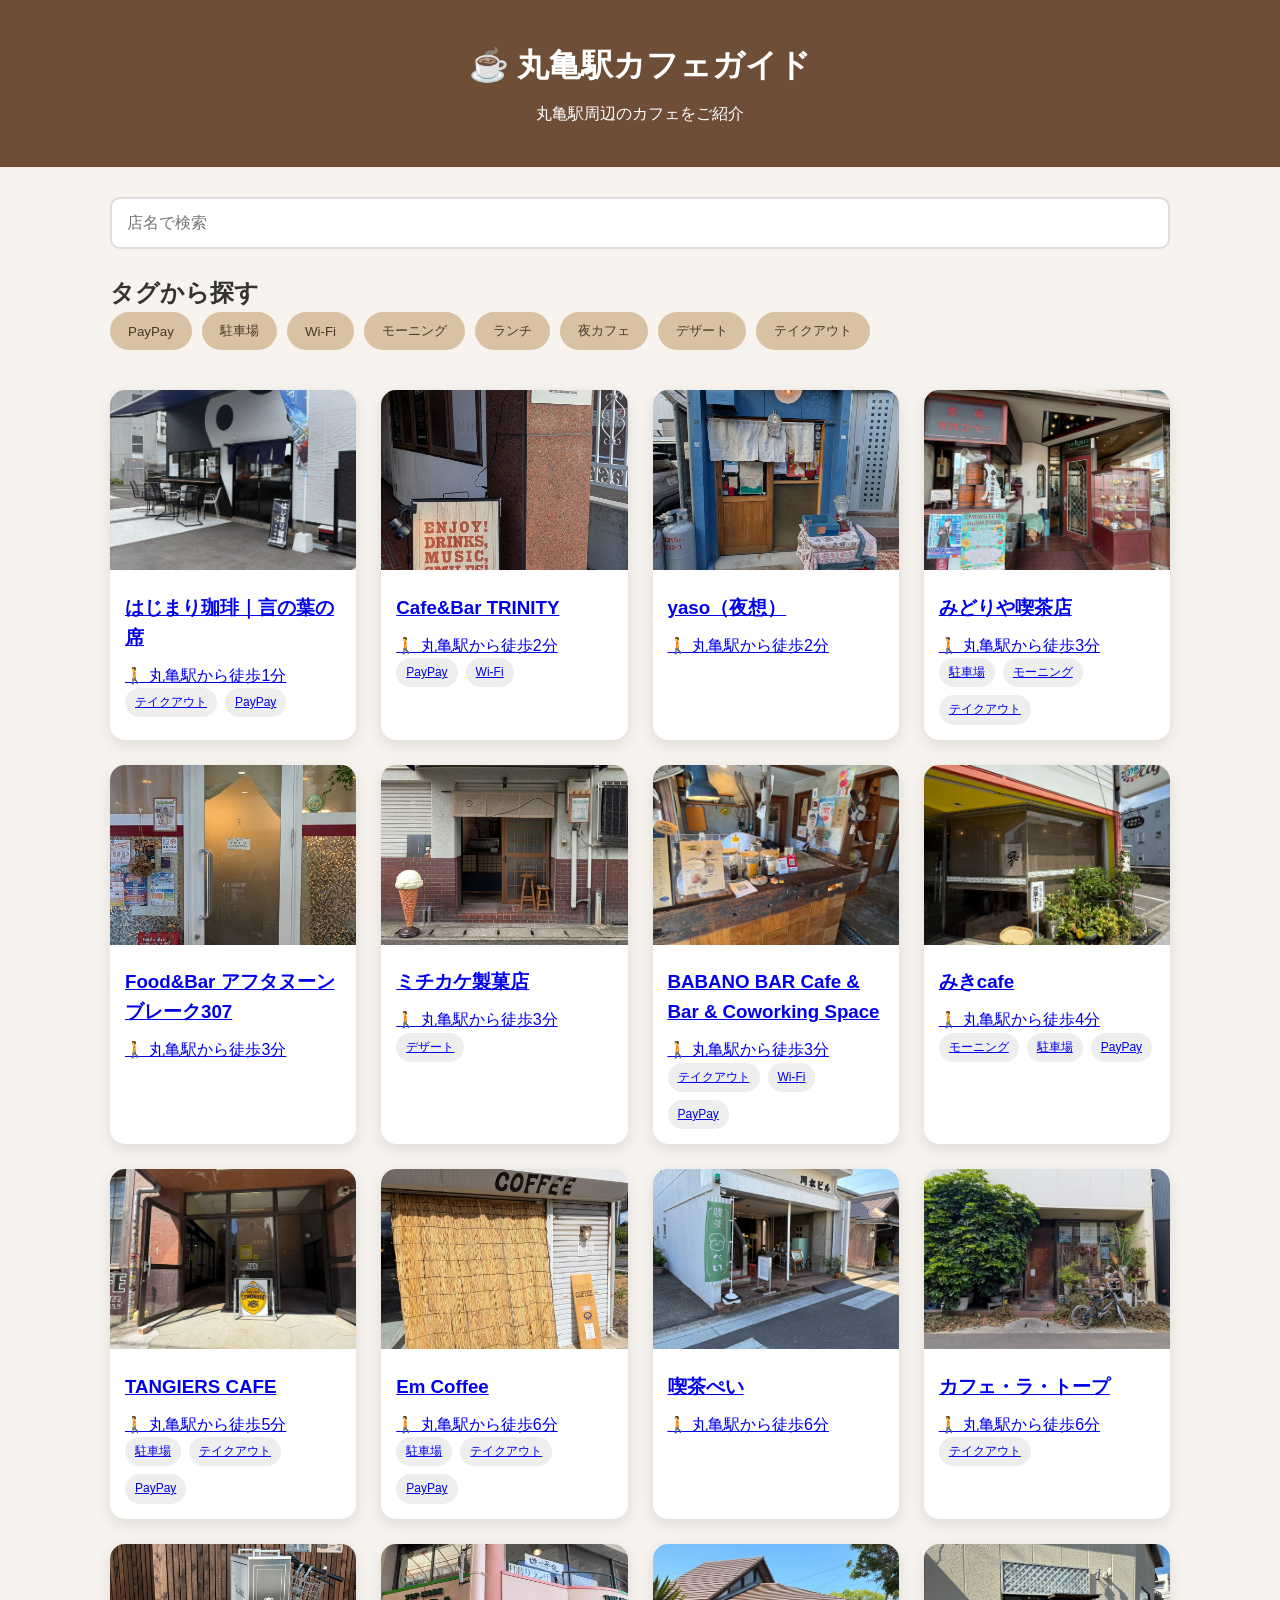
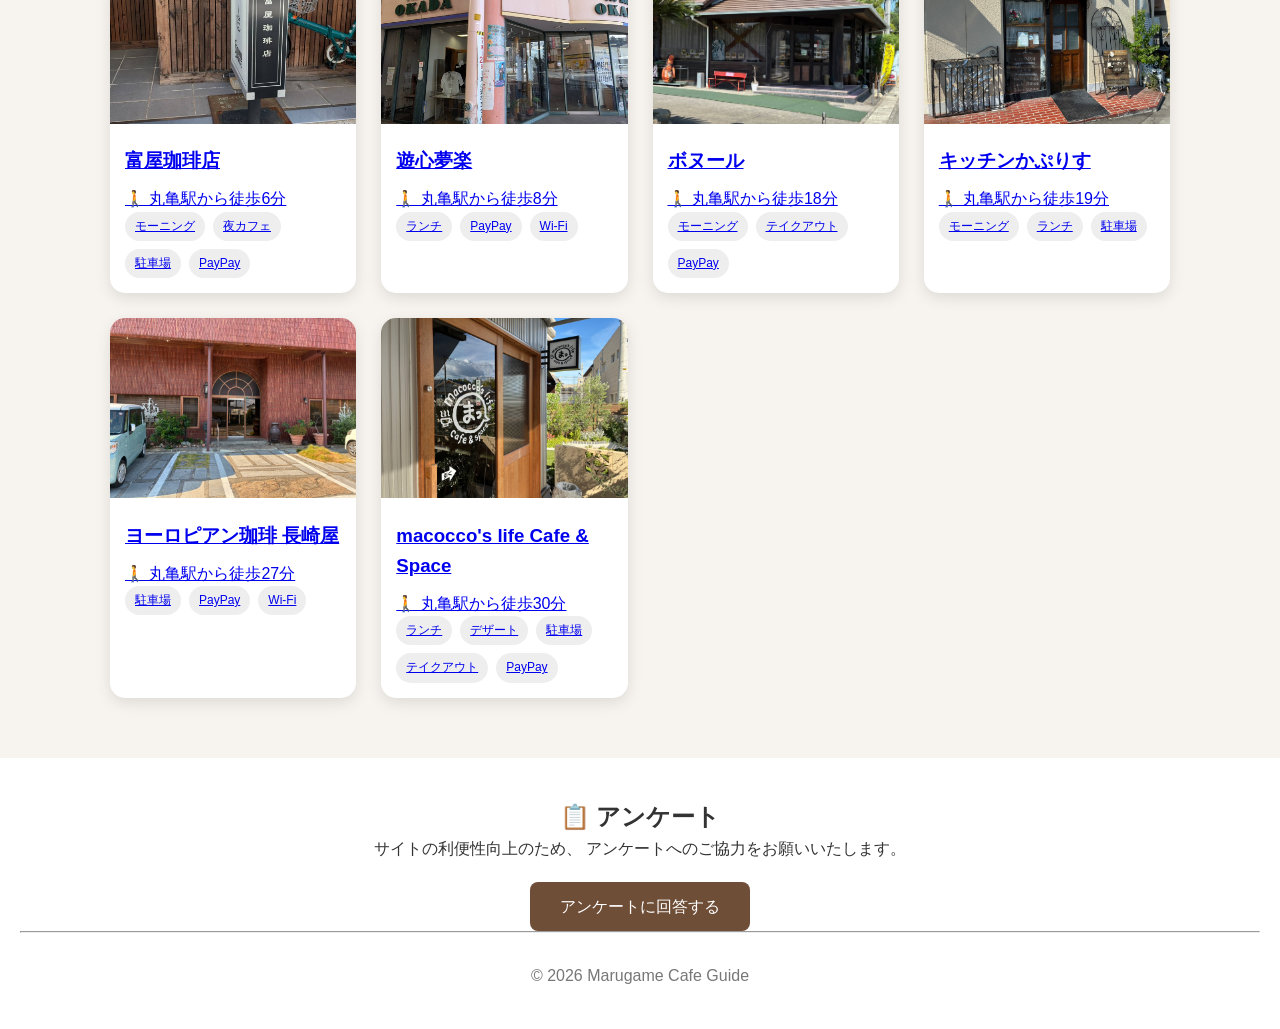
<file: index.html>
<!DOCTYPE html>
<html lang="ja">
<head>
    <meta charset="UTF-8">
    <meta name="viewport" content="width=device-width, initial-scale=1.0">
    <title>丸亀駅カフェガイド</title>

    <link rel="stylesheet" href="style.css">
</head>

<body>

<header class="hero">
    <h1>☕ 丸亀駅カフェガイド</h1>
    <p>丸亀駅周辺のカフェをご紹介</p>
</header>

<section class="search-area">

    <input
        type="text"
        id="searchInput"
        placeholder="店名で検索">

    <h2>タグから探す</h2>

    <div class="tag-area">

      
    <button class="tag">PayPay</button>
    <button class="tag">駐車場</button>
    <button class="tag">Wi-Fi</button>
    <button class="tag">モーニング</button>
    <button class="tag">ランチ</button>
    <button class="tag">夜カフェ</button>
    <button class="tag">デザート</button>
    <button class="tag">テイクアウト</button>

</div>

    </div>

</section>

<main>

<section id="cafeList" class="cafe-grid">

<!-- カフェカードをscript.jsで表示 -->

</section>

</main>

<footer>

<section class="survey">

<h2>📋 アンケート</h2>

<p>
サイトの利便性向上のため、
アンケートへのご協力をお願いいたします。
</p>

<a
    href="https://docs.google.com/forms/d/e/1FAIpQLSeXLhIgBEyisUVIdjHvfg4gjZunqNRP4gAxarr1BblFy-8raQ/viewform"
    target="_blank"
    class="survey-button">
    アンケートに回答する

</a>

</section>

<hr>

<p class="copyright">
© 2026 Marugame Cafe Guide
</p>

</footer>

<script src="script.js"></script>

</body>
</html>
</file>
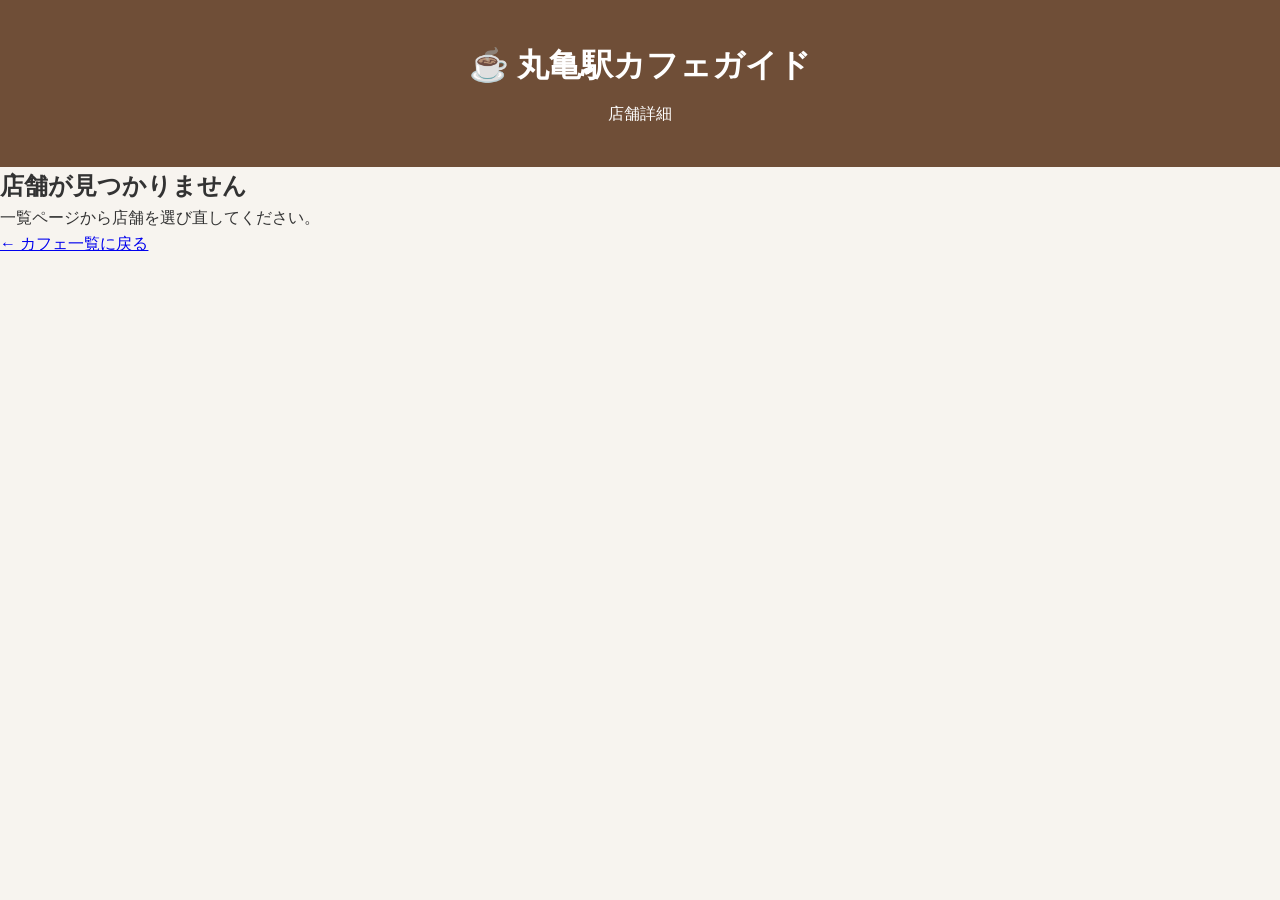
<file: cafe.html>
<!DOCTYPE html>
<html lang="ja">

<head>
    <meta charset="UTF-8">
    <meta name="viewport" content="width=device-width, initial-scale=1.0">

    <title>店舗詳細 | 丸亀駅カフェガイド</title>

    <link rel="stylesheet" href="style.css">
   <style>
   /* 店舗情報を表形式にする */
.detail-info {
    display: block;
    margin-top: 20px;
    border: 1px solid #e2ddd5;
    border-radius: 12px;
    overflow: hidden;
    background: #fff;
}

.info-box {
    display: grid;
    grid-template-columns: 125px minmax(0, 1fr);
    gap: 12px;
    padding: 15px;
    margin: 0;
    border-bottom: 1px solid #eee8df;
    align-items: start;
}

.info-box:last-child {
    border-bottom: none;
}

.info-box h3 {
    margin: 0;
    font-size: 14px;
    line-height: 1.6;
    color: #665443;
}

.info-box p {
    margin: 0;
    line-height: 1.8;
    overflow-wrap: anywhere;
}

.detail-walk {
    display: inline-block;
    background: #f5efe6;
    padding: 10px 14px;
    border-radius: 8px;
    font-weight: bold;
}

@media (max-width: 480px) {
    .info-box {
        grid-template-columns: 105px minmax(0, 1fr);
        gap: 8px;
        padding: 13px 10px;
    }

    .info-box h3 {
        font-size: 13px;
    }

    .info-box p {
        font-size: 14px;
    }
}
        /* 写真ギャラリー */
        .photo-gallery {
            display: flex;
            gap: 15px;
            overflow-x: auto;
            padding: 10px 0 20px;
            margin-bottom: 25px;
            scroll-snap-type: x mandatory;
        }

        .photo-gallery img {
            flex: 0 0 auto;
            width: 85vw;
            max-width: 500px;
            height: 350px;
            object-fit: cover;
            border-radius: 12px;
            scroll-snap-align: start;
        }

        /* パソコン */
        @media (min-width: 768px) {
            .photo-gallery img {
                width: 500px;
                height: 350px;
            }
        }

        .instagram-link,
        .website-link {
            display: inline-block;
            margin-top: 8px;
            word-break: break-all;
        }
    </style>

</head>

<body>

<header class="hero">
    <h1>☕ 丸亀駅カフェガイド</h1>
    <p>店舗詳細</p>
</header>

<main>

<section id="cafeDetail" class="cafe-detail">

    <!-- 店舗情報をJavaScriptで表示 -->

</section>

<div class="back-area">

    <a href="index.html" class="back-button">
        ← カフェ一覧に戻る
    </a>

</div>

</main>


<script>

const cafes = {

    1: {
        name: "Cafe&Bar TRINITY",

        images: [
            "trinity(1).jpg",
            "trinity(2).jpg",
            "trinity(3).jpg",
            "trinity(5).jpg",
            "trinity(6).jpg"
        ],

        walk: "丸亀駅から徒歩2分",
        address: "香川県丸亀市浜松町25　秋山店舗ビル2F南側",
        hours: "店舗情報をご確認ください",
        holiday: "月曜日",
        recommended: "ジャークチキン",
        feature: "カフェ・バーとして利用できるお店です。",
        comment: "ゆっくり過ごせる空間です。",
        payment: "現金、PayPay",
        parking: "なし",
        takeout: "情報なし"
    },


    2: {
        name: "yaso（夜想）",

        images: [
            "yaso(2).jpg",
            "yaso(3).jpg",
            "yaso(5).jpg"
        ],

        walk: "丸亀駅から徒歩2分",
        address: "丸亀市浜町33-1",
        hours: "15:00〜21:00",
        holiday: "不定休（Instagramをご確認ください）",
        recommended: "グリーンカレー",
        feature: "飲み屋・雑貨屋・レコード屋",
        comment: "ぜひお越しください。",
        payment: "現金",
        parking: "情報なし",
        takeout: "情報なし"
    },


    3: {
        name: "みどりや喫茶店",

        images: [
            "midoriya(2).jpg",
            "midoriya(3).jpg",
            "midoriya(4).jpg"
        ],

        walk: "丸亀駅から徒歩3分",
        address: "香川県丸亀市浜町7",
        hours: "9:00〜18:00（水曜日のみ9:00〜12:30）",
        holiday: "日曜日",
        recommended: "たまごサンド、フルーツパフェ、コーヒー",
        feature: "注文をいただいてから作る、できたての料理を提供しています。鮮度の良いものや体によいものを使用しています。",
        comment: "ペット同伴のお客様や、保護犬・保護猫などに興味のあるお客様の集いの場にもなったら良いと思います。",
        payment: "現金のみ",
        parking: "3台",
        takeout: "あり",
        morning: "終日モーニング営業"
    },


    4: {
        name: "TANGIERS CAFE",

        images: [
            "tangiers(2).jpg",
            "tangiers(3).jpg",
            "tangiers(4).jpg"
        ],

        walk: "丸亀駅から徒歩5分",
        address: "香川県丸亀市南条町1-1",
        hours: "10:00〜18:00",
        holiday: "月曜日・火曜日",
        recommended: "自家製レモネード、レモネードバスクチーズケーキ",
        feature: "香川県産レモンや豊島産ブラックベリーなど、地産地消をテーマとしたメニューがあります。",
        comment: "香川県産レモンを使用したレモネードやバスクチーズケーキを楽しんでください。",
        payment: "現金、PayPay",
        parking: "2台",
        takeout: "あり",
        instagram: "https://www.instagram.com/tangierscafe"
    },


    5: {
        name: "Em Coffee",

        images: [
            "Em(2).jpg",
            "Em(3).jpg"
        ],

        walk: "丸亀駅から徒歩6分",
        address: "丸亀市葭町77-1",
        hours: "金・土・日 9:00〜14:30 / 月 17:00〜20:30",
        holiday: "火曜日・水曜日・木曜日",
        recommended: "ドリップコーヒー、フラットホワイト",
        feature: "浅煎りのコーヒーなど、コーヒーが苦手な人でもチャレンジしやすいコーヒーがあります。",
        comment: "オーストラリアで修行をつんだバリスタが待っています。ぜひ遊びにきてください。",
        payment: "現金、PayPay",
        parking: "2台・近くに有料パーキングあり",
        takeout: "あり",
        instagram: "https://www.instagram.com/emcoffee_kagawa"
    },


    6: {
        name: "遊心夢楽",

        images: [
            "yusin(2).jpg",
            "yusin(3).jpg"
        ],

        walk: "丸亀駅から徒歩8分",
        address: "香川県丸亀市通町53-1",
        hours: "11:30〜13:30（変更あり）",
        holiday: "土曜日・日曜日・祝日",
        recommended: "日替わりランチ、スパイシーチキンカレー、唐揚げランチ",
        feature: "おふくろの味",
        comment: "忙しい毎日のお昼のひとときをくつろいで過ごせるよう頑張っています。",
        payment: "現金、PayPay",
        parking: "情報なし",
        takeout: "情報なし",
        wifi: "あり",
        website: "https://cafeyu.xyz/"
    },


    7: {
        name: "Food&Bar アフタヌーンブレーク307",

        images: [
            "307(2).jpg",
            "307(3).jpg",
            "307(4).jpg",
            "307(5).jpg"
        ],

        walk: "丸亀駅から徒歩3分",
        address: "香川県丸亀市本町9-3 本町京都ビル102",
        hours: "15:00〜21:00",
        holiday: "情報なし",
        recommended: "熟成スペアリブ、ひやしおでん（夏）",
        feature: "フードメニューや水出しコーヒーなどがあります。",
        comment: "まったりくつろげる空間です。",
        payment: "現金",
        parking: "情報なし",
        takeout: "情報なし",
        instagram: "https://www.instagram.com/afternoonbreak307"
    },


    8: {
        name: "ボヌール",

        images: [
            "bonheur(2).jpg",
            "bonheur(3).jpg",
            "bonheur(4).jpg"
        ],

        walk: "丸亀駅から徒歩18分",
        address: "香川県丸亀市蓬莱町58",
        hours: "8:00〜16:00",
        holiday: "木曜日",
        recommended: "ナポリタン、オムライス、焼肉ピラフ、鍋焼きうどん（冬限定）",
        feature: "昔ながらの喫茶店。近所の人々の交流の場となっています。",
        comment: "店にある漫画を読みながらゆっくりお過ごしください。",
        payment: "現金、PayPay",
        parking: "専用駐車場なし。近くの駐車場を利用できます。",
        takeout: "あり",
        morning: "8:00〜10:30"
    },


    9: {
        name: "キッチンかぷりす",

        images: [
            "caprice(2).jpg",
            "caprice(3).jpg",
            "caprice(4).jpg"
        ],

        walk: "丸亀駅から徒歩19分",
        address: "香川県丸亀市土居町2丁目6-5",
        hours: "9:00〜17:00（16:00ラストオーダー）",
        holiday: "水曜日",
        recommended: "季節ごとに変わるメニュー",
        feature: "フレンチ出身のシェフならではの新しい味わい。フレンチカントリー風の店内。",
        comment: "日々のご褒美に是非いらしてください。",
        payment: "現金のみ",
        parking: "4台分（乗り合わせがおすすめ）",
        takeout: "情報なし",
        morning: "9:00〜16:00",
        lunch: "11:00〜16:00",
        dessert: "13:30〜16:00",
        instagram: "https://www.instagram.com/maru_caprice"
    },


    10: {
        name: "ヨーロピアン珈琲 長崎屋",

        images: [
            "nagasakiya(2).jpg",
            "nagasakiya(3).jpg",
            "nagasakiya(4).jpg"
        ],

        walk: "丸亀駅から徒歩27分",
        address: "香川県丸亀市土居町1丁目8-5",
        hours: "8:00〜17:00",
        holiday: "木曜日",
        recommended: "焼きカレー",
        feature: "1980年創業。昭和レトロでアンティーク調の店内。",
        comment: "是非お越しいただき、店の雰囲気を味わってみてください。",
        payment: "現金、PayPay",
        parking: "あり",
        takeout: "情報なし",
        wifi: "あり"
    },


    11: {
        name: "macocco's life Cafe & Space",

        images: [
            "macocos(2).jpg",
            "macocos(3).jpg",
            "macocos(4).jpg"
        ],

        walk: "丸亀駅から徒歩30分",
        address: "香川県丸亀市土器町西5丁目191",
        hours: "10:00〜16:00（ラストオーダー15:30）",
        holiday: "火曜日・水曜日（臨時休業はInstagramをご確認ください）",
        recommended: "アイスコーヒー、自家製バスクチーズケーキ",
        feature: "炭火から作る、冷めても美味しいコーヒー。お客さんがくつろげる空間。",
        comment: "待合室もご用意しております。是非ごゆっくりおくつろぎください。",
        payment: "現金、PayPay",
        parking: "13台",
        takeout: "ドリンクのみ",
        lunch: "10:30〜14:00（日替わり）",
        dessert: "14:00〜15:30",
        instagram: "https://www.instagram.com/macocco.z"
    },


    12: {
        name: "喫茶ぺい",

        images: [
            "kissa_pei(2).jpg",
            "kissa_pei(3).jpg",
            "kissa_pei(4).jpg"
        ],

        walk: "丸亀駅から徒歩6分",
        address: "香川県丸亀市南条町11-4 川松ビル1F",
        hours: "平日 11:30〜14:30、17:30〜21:30 / 土日祝 11:30〜20:00",
        holiday: "水曜日・木曜日",
        recommended: "ナポリタン、ホットケーキ",
        feature: "昔ながらのかわいいから流行りのかわいいまで、たくさんの「かわいい」を詰め込んだ喫茶店。",
        comment: "丸亀に来る機会があれば寄ってもらえるとうれしいです。",
        payment: "現金",
        parking: "なし",
        takeout: "情報なし",
        instagram: "https://www.instagram.com/kissa_pei"
    },


    13: {
        name: "みきcafe",

        images: [
            "mikicafe(2).jpg"
        ],

        walk: "丸亀駅から徒歩4分",
        address: "香川県丸亀市塩飽町19-5",
        hours: "火〜土 7:00〜17:00 / 日・祝 8:00〜17:00",
        holiday: "月曜日",
        recommended: "ナポリタン、納豆チャーハンセット",
        feature: "人との繋がりや、お客様同士の会話などを大切にしています。",
        comment: "いろんな人に、どこにいても思い出してもらえるような店にしたいです。",
        payment: "現金、PayPay",
        parking: "3台",
        takeout: "情報なし",
        morning: "7:00〜11:00"
    },


    14: {
        name: "カフェ・ラ・トープ",

        images: [
            "ratopu(2).jpg",
            "ratopu(3).jpg",
            "ratopu(4).jpg",
            "ratopu(5).jpg"
        ],

        walk: "丸亀駅から徒歩6分",
        address: "香川県丸亀市通町28-3",
        hours: "11:30〜17:00、18:00〜20:00",
        holiday: "月曜日・火曜日",
        recommended: "チキンカツにタルタルソース定食、フレンチトースト",
        feature: "アンティークの家具に囲まれた空間でゆったり過ごせます。",
        comment: "看板もなく分かりにくいですが、探して是非来てください。",
        payment: "現金",
        parking: "京極パーキングの駐車券補助あり",
        takeout: "あり",
        instagram: "https://www.instagram.com/cafe_la_taupe"
    },


    15: {
        name: "ミチカケ製菓店",

        images: [
            "mitikake(2).jpg",
            "mitikake(3).jpg",
            "mitikake(4).jpg",
            "mitikake(5).jpg"
        ],

        walk: "丸亀駅から徒歩3分",
        address: "丸亀市浜町3-11",
        hours: "木・金・日 13:00〜19:00 / 土 13:00〜21:00",
        holiday: "月曜日・火曜日・水曜日",
        recommended: "桃とアールグレイのアイス、ミルクアイスとスモモのガストリックソース、マクワウソのソルベ",
        feature: "クラフトアイスが楽しめます。",
        comment: "コーヒーとアイスの食べ合わせを楽しんでみませんか。",
        payment: "現金",
        parking: "なし",
        takeout: "情報なし",
        instagram: "https://www.instagram.com/michikake_seikaten"
    },


    16: {
        name: "富屋珈琲店",

        images: [
            "tomiya(2).jpg",
            "tomiya(3).jpg",
            "tomiya(5).jpg"
        ],

        walk: "丸亀駅から徒歩6分",
        address: "香川県丸亀市富屋町7-1",
        hours: "平日 モーニング7:00〜14:00 / 夜カフェ17:30〜21:00、土日祝8:00〜17:00",
        holiday: "月曜日",
        recommended: "グラタン、ホットサンド、水出し珈琲（一滴一滴ゆっくりと時間をかけて抽出した自慢の水出し珈琲です）",
        feature: "大正ロマンでジャズが聴けるお店。",
        comment: "ゆっくり落ち着いて飲めるお店です。",
        payment: "現金、PayPay",
        parking: "2台",
        takeout: "情報なし"
    },

    17: {
        name: "BABANO BAR Cafe & Bar & Coworking Space",

        images: [
            "BABANO(2).jpg",
            "BABANO(3).jpg",
            "BABANO(4).jpg"
        ],

        walk: "丸亀駅から徒歩3分",
        address: "香川県丸亀市本町27-1",
        hours: "14:00〜22:00",
        holiday: "なし（インスタグラムをご確認ください）",
        recommended: "BABANOCHA",
        feature: "ゲストハウスが併設されており、地域の人や旅でやってきた人の繋がりを大切にしている",
        comment: "旅人がよくいるので、旅のお話を聞いたりできます。",
        payment: "PayPay",
        parking: "なし",
        takeout: "あり",
        instagram: "www.instagram.com/babanoba_guesthous",
        website: "https://www.chillnn.com/ja/1905d8f77a05b"
    },

    18: {
        name: "はじまり珈琲|言の葉の席",

        images: [
            "kotonoha(2).jpg",
            "kotonoha(3).jpg",
            "kotonoha(4).jpg"
        ],

        walk: "丸亀駅から徒歩1分",
        address: "香川県丸亀市福島町29",
        hours: "10:00〜17:00 / 8:00〜15:00（夏季）",
        holiday: "木曜日以外",
        recommended: "ハンドドリップ",
        feature: "お客様に合ったコーヒーを提供。一日一組限定のカフェ貸切傾傾聴サービス",
        comment: "旅の途中に是非お立ち寄りください。",
        payment: "PayPay",
        parking: "なし",
        takeout: "あり",
        instagram: "https://www.instagram.com/hajimari.coffee_kotonoha",
        website: "https://croomyuu.wixsite.com/hajimari-coffee/kotonoha"
    }

};


const params = new URLSearchParams(window.location.search);

const id = params.get("id");

const cafe = cafes[id];

const detail = document.getElementById("cafeDetail");


if (!cafe) {

    detail.innerHTML = `
        <h2>店舗が見つかりません</h2>
        <p>一覧ページから店舗を選び直してください。</p>
    `;

} else {

    /* 写真を作成 */

    let photoHTML = "";

    if (cafe.images && cafe.images.length > 0) {

        photoHTML = `
            <div class="photo-gallery">
                ${cafe.images.map(image => `
                    <img
                        src="${image}"
                        alt="${cafe.name}"
                        onerror="this.style.display='none';"
                    >
                `).join("")}
            </div>
        `;

    }


/* 店舗情報を作成 */

const rows = [
    ["📍 住所", cafe.address],
    ["🕐 営業時間", cafe.hours],
    ["📅 定休日", cafe.holiday],
    ...(cafe.morning ? [["🌅 モーニング", cafe.morning]] : []),
    ...(cafe.lunch ? [["🍴 ランチ", cafe.lunch]] : []),
    ...(cafe.dessert ? [["🍰 デザート", cafe.dessert]] : []),
    ["☕ おすすめメニュー", cafe.recommended],
    ["✨ 特徴・こだわり", cafe.feature],
    ["💬 お店からのコメント", cafe.comment],
    ["💳 支払い方法", cafe.payment],
    ["🚗 駐車場", cafe.parking],
    ["🛍️ テイクアウト", cafe.takeout],
    ...(cafe.wifi ? [["📶 Wi-Fi", cafe.wifi]] : []),
    ...(cafe.instagram ? [["📷 Instagram",
        `<a href="${cafe.instagram.startsWith("http") ? cafe.instagram : "https://" + cafe.instagram}"
        target="_blank" rel="noopener noreferrer"
        class="instagram-link">Instagramを見る ↗</a>`]] : []),
    ...(cafe.website ? [["🌐 公式サイト",
        `<a href="${cafe.website}" target="_blank"
        rel="noopener noreferrer"
        class="website-link">公式サイトを見る ↗</a>`]] : [])
];

detail.innerHTML = `
    ${photoHTML}

    <h2>${cafe.name}</h2>

    <p class="detail-walk">🚶 ${cafe.walk}</p>

    <h3 class="info-heading">店舗情報</h3>

    <div class="detail-info">
        ${rows.map(([label, value]) => `
            <div class="info-box">
                <h3>${label}</h3>
                <p>${value ?? "情報なし"}</p>
            </div>
        `).join("")}
    </div>
`;

}

</script>

</body>
</html>
</file>
<file: style.css>
*{
    margin:0;
    padding:0;
    box-sizing:border-box;
}

body{
    font-family:"Yu Gothic","Hiragino Sans",sans-serif;
    background:#f7f4ef;
    color:#333;
    line-height:1.6;
}

.hero{
    background:#6f4e37;
    color:white;
    text-align:center;
    padding:40px 20px;
}

.hero h1{
    font-size:2rem;
    margin-bottom:10px;
}

.hero p{
    font-size:1rem;
}

.search-area{
    max-width:1100px;
    margin:30px auto;
    padding:0 20px;
}

#searchInput{
    width:100%;
    padding:15px;
    font-size:16px;
    border:2px solid #ddd;
    border-radius:10px;
    margin-bottom:25px;
}

.tag-area{
    display:flex;
    flex-wrap:wrap;
    gap:10px;
}

.tag{
    border:none;
    background:#d9c2a3;
    color:#4b382a;
    padding:10px 18px;
    border-radius:20px;
    cursor:pointer;
    transition:.3s;
}

.tag:hover{
    background:#6f4e37;
    color:white;
}

.cafe-grid{
    max-width:1100px;
    margin:40px auto;
    padding:0 20px;

    display:grid;
    grid-template-columns:repeat(auto-fit,minmax(230px,1fr));
    gap:25px;
}

.card{
    background:white;
    border-radius:15px;
    overflow:hidden;
    box-shadow:0 5px 15px rgba(0,0,0,.1);
    transition:.3s;
}

.card:hover{
    transform:translateY(-5px);
}

.card img{
    width:100%;
    height:180px;
    object-fit:cover;
}

.card-body{
    padding:15px;
}

.card h3{
    margin-bottom:10px;
}

.card-tags{
    display:flex;
    flex-wrap:wrap;
    gap:8px;
}

.small-tag{
    background:#eee;
    padding:5px 10px;
    border-radius:15px;
    font-size:12px;
}

footer{
    margin-top:60px;
    background:white;
    padding:40px 20px;
    text-align:center;
}

.survey-button{
    display:inline-block;
    margin-top:20px;
    background:#6f4e37;
    color:white;
    padding:12px 30px;
    border-radius:8px;
    text-decoration:none;
}

.survey-button:hover{
    opacity:.9;
}

.copyright{
    margin-top:30px;
    color:#777;
}

@media(max-width:700px){

.hero h1{
    font-size:1.6rem;
}

}
/* 詳細ページのメイン写真 */
.detail-image {
    width: 100%;
    height: 280px;
    object-fit: cover;
    display: block;
}

/* スマホ */
@media (max-width: 600px) {
    .detail-image {
        height: 260px;
    }
}
</file>
